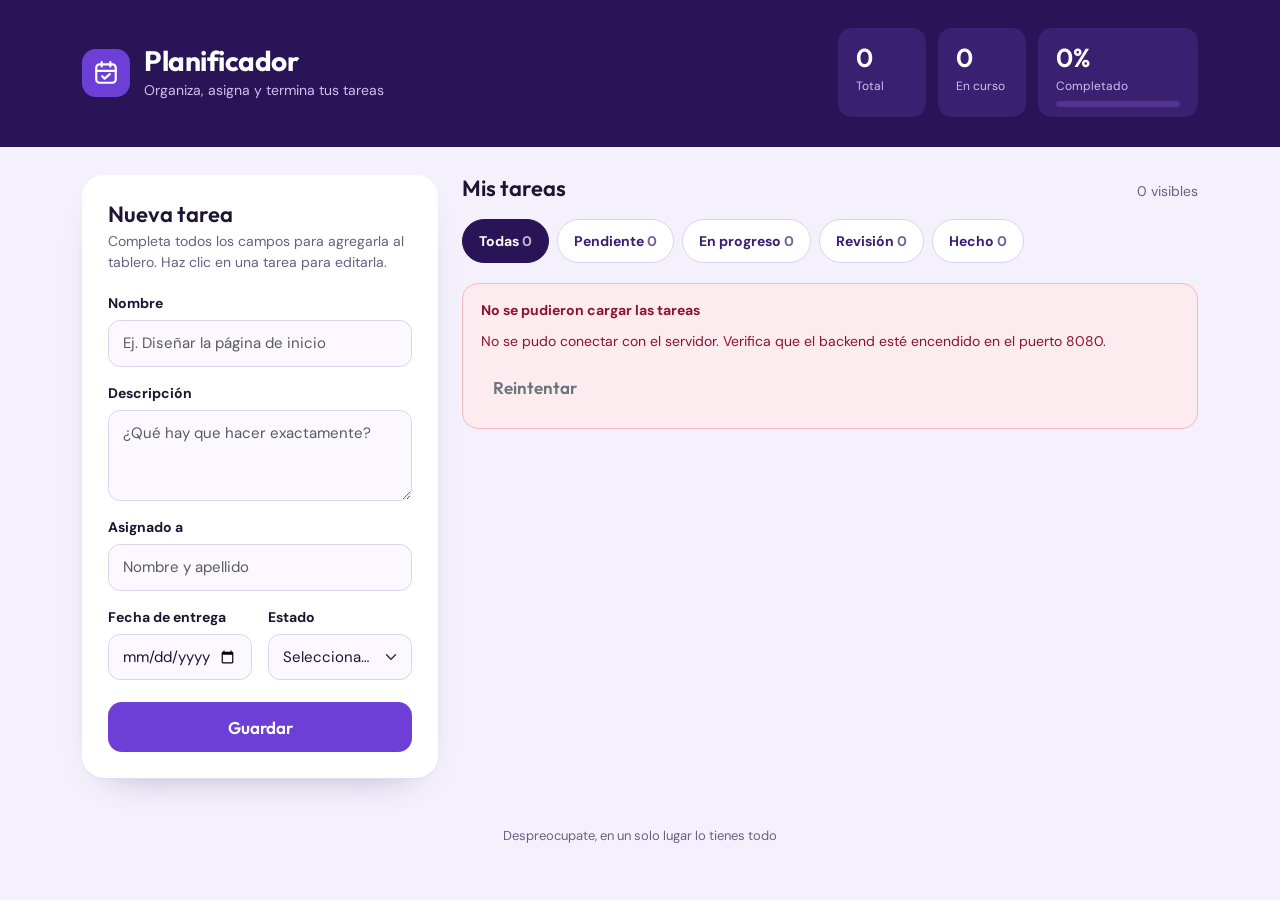
<file: index.html>
<!DOCTYPE html>
<html lang="es">
<head>
  <meta charset="UTF-8">
  <meta name="viewport" content="width=device-width, initial-scale=1.0">
  <title>Planificador de Tareas</title>
  <link rel="preconnect" href="https://fonts.googleapis.com">
  <link rel="preconnect" href="https://fonts.gstatic.com" crossorigin>
  <link rel="stylesheet" href="https://fonts.googleapis.com/css2?family=Outfit:wght@500;600;700&family=DM+Sans:wght@400;500;700&display=swap">
  <link rel="stylesheet" href="https://cdn.jsdelivr.net/npm/bootstrap@5.3.3/dist/css/bootstrap.min.css">
  <link rel="stylesheet" href="css/styles.css">
</head>
<body>

  <header class="app-header">
    <div class="container-xl header-inner">
      <div class="brand">
        <div class="brand-logo" aria-hidden="true">
          <svg width="26" height="26" viewBox="0 0 24 24" fill="none" stroke="currentColor" stroke-width="2" stroke-linecap="round" stroke-linejoin="round"><rect x="3" y="4" width="18" height="17" rx="3"/><path d="M8 2v4M16 2v4M3 10h18"/><path d="M8.5 15l2.2 2.2L15.5 13"/></svg>
        </div>
        <div>
          <h1 class="brand-title">Planificador</h1>
          <p class="brand-subtitle">Organiza, asigna y termina tus tareas</p>
        </div>
      </div>

      <div class="stats" aria-live="polite">
        <div class="stat">
          <div class="stat-value" id="statTotal">0</div>
          <div class="stat-label">Total</div>
        </div>
        <div class="stat">
          <div class="stat-value" id="statActive">0</div>
          <div class="stat-label">En curso</div>
        </div>
        <div class="stat stat-wide">
          <div class="stat-value" id="statPercent">0%</div>
          <div class="stat-label">Completado</div>
          <div class="progress-track"><div class="progress-bar" id="progressBar"></div></div>
        </div>
      </div>
    </div>
  </header>

  <main class="container-xl layout">
    <div class="row g-4 align-items-start">

      <!-- Formulario para crear tareas -->
      <div class="col-12 col-lg-5 col-xl-4">
        <section class="panel form-panel" aria-labelledby="formTitle">
          <h2 class="panel-title" id="formTitle">Nueva tarea</h2>
          <p class="panel-hint">Completa todos los campos para agregarla al tablero. Haz clic en una tarea para editarla.</p>

          <div class="alert alert-danger form-alert" id="formErrors" role="alert" hidden></div>

          <form id="taskForm" novalidate>
            <div class="field">
              <label class="form-label" for="taskName">Nombre</label>
              <input class="form-control input" type="text" id="taskName" name="taskName" placeholder="Ej. Diseñar la página de inicio" required>
              <small class="invalid-feedback field-error" id="taskNameError"></small>
            </div>

            <div class="field">
              <label class="form-label" for="taskDescription">Descripción</label>
              <textarea class="form-control input" id="taskDescription" name="taskDescription" rows="3" placeholder="¿Qué hay que hacer exactamente?" required></textarea>
              <small class="invalid-feedback field-error" id="taskDescriptionError"></small>
            </div>

            <div class="field">
              <label class="form-label" for="taskAssignee">Asignado a</label>
              <input class="form-control input" type="text" id="taskAssignee" name="taskAssignee" placeholder="Nombre y apellido" required>
              <small class="invalid-feedback field-error" id="taskAssigneeError"></small>
            </div>

            <div class="row g-3">
              <div class="col-sm-6 field">
                <label class="form-label" for="taskDueDate">Fecha de entrega</label>
                <input class="form-control input" type="date" id="taskDueDate" name="taskDueDate" required>
                <small class="invalid-feedback field-error" id="taskDueDateError"></small>
              </div>

              <div class="col-sm-6 field">
                <label class="form-label" for="taskStatus">Estado</label>
                <select class="form-select input" id="taskStatus" name="taskStatus" required>
                  <option value="">Selecciona…</option>
                  <option value="PENDIENTE">Pendiente</option>
                  <option value="EN PROGRESO">En progreso</option>
                  <option value="REVISIÓN">Revisión</option>
                  <option value="HECHO">Hecho</option>
                </select>
                <small class="invalid-feedback field-error" id="taskStatusError"></small>
              </div>
            </div>

            <div class="form-buttons">
              <button type="submit" class="btn btn-primary" id="submitButton">Guardar</button>
              <button type="button" class="btn btn-outline-secondary" id="cancelEdit" hidden>Cancelar</button>
            </div>
          </form>
        </section>
      </div>

      <!-- Lista de tareas -->
      <div class="col-12 col-lg-7 col-xl-8">
        <section class="board" aria-labelledby="boardTitle">
          <div class="board-head">
            <h2 class="panel-title" id="boardTitle">Mis tareas</h2>
            <span class="board-count"><span id="visibleCount">0</span> visibles</span>
          </div>

          <div class="filters" id="filters">
            <button type="button" class="chip is-active" data-filter="TODAS" aria-pressed="true">Todas <span class="chip-count" data-count="TODAS">0</span></button>
            <button type="button" class="chip" data-filter="PENDIENTE" aria-pressed="false">Pendiente <span class="chip-count" data-count="PENDIENTE">0</span></button>
            <button type="button" class="chip" data-filter="EN PROGRESO" aria-pressed="false">En progreso <span class="chip-count" data-count="EN PROGRESO">0</span></button>
            <button type="button" class="chip" data-filter="REVISIÓN" aria-pressed="false">Revisión <span class="chip-count" data-count="REVISIÓN">0</span></button>
            <button type="button" class="chip" data-filter="HECHO" aria-pressed="false">Hecho <span class="chip-count" data-count="HECHO">0</span></button>
          </div>

          <!-- Aviso cuando no se puede conectar con el backend -->
          <div class="alert board-error" id="boardError" role="alert" hidden>
            <p class="board-error-title">No se pudieron cargar las tareas</p>
            <p id="boardErrorText"></p>
            <button type="button" class="btn btn-outline-secondary" id="retryButton">Reintentar</button>
          </div>

          <div class="empty-state" id="emptyState">
            <svg width="44" height="44" viewBox="0 0 24 24" fill="none" stroke="currentColor" stroke-width="1.6" stroke-linecap="round" stroke-linejoin="round" aria-hidden="true"><rect x="4" y="3" width="16" height="18" rx="3"/><path d="M8 8h8M8 12h8M8 16h5"/></svg>
            <p class="empty-title">No hay tareas aquí</p>
            <p>Agrega una desde el formulario o cambia el filtro.</p>
          </div>

          <!-- Aquí se agregan las tarjetas de las tareas (una columna de Bootstrap por tarjeta) -->
          <div class="row row-cols-1 row-cols-md-2 row-cols-xxl-3 g-3" id="tasksContainer"></div>
        </section>
      </div>

    </div>
  </main>

  <footer class="app-footer">Despreocupate, en un solo lugar lo tienes todo</footer>

  <!-- Notificaciones (éxito o error) -->
  <div class="toast-stack" id="toastStack" aria-live="polite"></div>

  <script src="js/taskManager.js"></script>
  <script src="js/api.js"></script>
  <script src="js/app.js"></script>
</body>
</html>
</file>
<file: css/styles.css>
/* ---------- Colores y medidas ---------- */
:root {
  --ink: #1E1433;
  --ink-body: #554A6E;
  --ink-soft: #6A5F82;
  --purple-950: #2A1458;
  --purple-900: #3B1E73;
  --purple-850: #3A2070;
  --purple-700: #5528B8;
  --purple-600: #6D3FD6;
  --purple-300: #B79BF5;
  --purple-200: #DCD2F0;
  --purple-100: #E7DEFB;
  --lilac-bg: #F5F1FC;
  --paper: #FBF9FF;
  --line: #E4DCF5;
  --line-soft: #EFE9FA;
  --danger: #A1122E;
  --danger-line: #D33C5C;
  --danger-bg: #FDECEF;

  --radius: 22px;
  --font-display: 'Outfit', system-ui, sans-serif;
  --font-body: 'DM Sans', system-ui, sans-serif;
}

* { box-sizing: border-box; }

body {
  margin: 0;
  min-height: 100vh;
  background: var(--lilac-bg);
  color: var(--ink);
  font-family: var(--font-body);
}

[hidden] { display: none !important; }

.sr-only {
  position: absolute;
  width: 1px;
  height: 1px;
  overflow: hidden;
  clip: rect(0 0 0 0);
  white-space: nowrap;
}

/* ---------- Encabezado ---------- */
.app-header {
  padding: 28px 12px 30px;
  background: var(--purple-950);
  color: #FFFFFF;
}

.header-inner {
  display: flex;
  flex-wrap: wrap;
  align-items: center;
  justify-content: space-between;
  gap: 24px;
}

.brand { display: flex; align-items: center; gap: 14px; }

.brand-logo {
  width: 48px;
  height: 48px;
  border-radius: 14px;
  background: var(--purple-600);
  display: flex;
  align-items: center;
  justify-content: center;
}

.brand-title {
  margin: 0;
  font-family: var(--font-display);
  font-size: 28px;
  font-weight: 700;
  letter-spacing: -0.5px;
}

.brand-subtitle { margin: 2px 0 0; font-size: 14px; color: #CFC0F2; }

.stats { display: flex; flex-wrap: wrap; gap: 12px; }

.stat {
  min-width: 88px;
  padding: 10px 18px;
  border-radius: 14px;
  background: var(--purple-850);
}

.stat-wide { min-width: 160px; }

.stat-value { font-family: var(--font-display); font-size: 26px; font-weight: 600; }
.stat-label { font-size: 12px; color: #CFC0F2; }

.progress-track {
  height: 6px;
  margin-top: 6px;
  border-radius: 6px;
  background: #52338F;
  overflow: hidden;
}

.progress-bar {
  width: 0;
  height: 100%;
  border-radius: 6px;
  background: var(--purple-300);
  transition: width 0.3s;
}

/* ---------- Distribución (columnas con la grilla de Bootstrap) ---------- */
.layout { padding-top: 28px; padding-bottom: 48px; }

.panel {
  background: #FFFFFF;
  border-radius: var(--radius);
  box-shadow: 0 1px 0 var(--line), 0 18px 40px -28px rgba(42, 20, 88, 0.45);
}

.form-panel { padding: 26px; }

.panel-title {
  margin: 0 0 4px;
  font-family: var(--font-display);
  font-size: 22px;
  font-weight: 600;
}

.panel-hint { margin: 0 0 20px; font-size: 14px; color: var(--ink-soft); }

/* ---------- Formulario ---------- */
#taskForm { display: flex; flex-direction: column; gap: 16px; }

.field { display: flex; flex-direction: column; gap: 6px; min-width: 0; }

.field label { margin: 0; font-size: 14px; font-weight: 700; }

.input {
  width: 100%;
  min-height: 46px;
  padding: 11px 14px;
  border: 1.5px solid var(--purple-200);
  border-radius: 12px;
  background-color: var(--paper);
  color: var(--ink);
  font: inherit;
  font-size: 15px;
  resize: vertical;
}

.form-select.input { padding-right: 40px; }

.input:focus {
  outline: none;
  border-color: var(--purple-600);
  box-shadow: 0 0 0 4px #E2D6FB;
}

.input.is-invalid {
  border-color: var(--danger-line);
  background-color: #FFF7F8;
}

.field-error { margin-top: 0; color: var(--danger); font-size: 13px; }
.field-error:empty { display: none; }

.form-alert {
  margin-bottom: 18px;
  padding: 12px 14px;
  border: 1px solid #F3B8C2;
  border-radius: 12px;
  background: var(--danger-bg);
  color: #8E1230;
  font-size: 14px;
}

/* ---------- Aviso de conexión con el backend ---------- */
.board-error {
  margin-bottom: 18px;
  padding: 16px 18px;
  border: 1px solid #F3B8C2;
  border-radius: 16px;
  background: var(--danger-bg);
  color: #8E1230;
  font-size: 14px;
}

.board-error p { margin-bottom: 10px; }
.board-error-title { font-weight: 700; }

/* ---------- Notificaciones (toast) ---------- */
.toast-stack {
  position: fixed;
  right: 16px;
  bottom: 16px;
  z-index: 1080;
  display: flex;
  flex-direction: column;
  gap: 10px;
  max-width: min(360px, calc(100vw - 32px));
}

.app-toast {
  padding: 12px 16px;
  border-radius: 12px;
  color: #fff;
  font-size: 14px;
  box-shadow: 0 8px 24px rgba(30, 20, 51, 0.2);
  animation: toast-in 0.25s ease-out;
  transition: opacity 0.3s, transform 0.3s;
}

.app-toast-success { background: var(--purple-700); }
.app-toast-error { background: var(--danger); }
.app-toast.is-leaving { opacity: 0; transform: translateY(8px); }

@keyframes toast-in {
  from { opacity: 0; transform: translateY(8px); }
  to { opacity: 1; transform: translateY(0); }
}

/* ---------- Botones ---------- */
.btn {
  display: flex;
  align-items: center;
  justify-content: center;
  gap: 8px;
  min-height: 50px;
  border: none;
  border-radius: 14px;
  font-family: var(--font-display);
  font-size: 17px;
  font-weight: 600;
  cursor: pointer;
}

/* Colores del botón primario de Bootstrap con la paleta morada */
.btn-primary {
  margin-top: 6px;
  --bs-btn-color: #FFFFFF;
  --bs-btn-bg: var(--purple-600);
  --bs-btn-hover-color: #FFFFFF;
  --bs-btn-hover-bg: var(--purple-700);
  --bs-btn-active-color: #FFFFFF;
  --bs-btn-active-bg: var(--purple-900);
  --bs-btn-focus-shadow-rgb: 109, 63, 214;
}

/* ---------- Tablero ---------- */
.board { min-width: 0; }

.board-head {
  display: flex;
  flex-wrap: wrap;
  align-items: baseline;
  justify-content: space-between;
  gap: 12px;
  margin-bottom: 14px;
}

.board-count { font-size: 14px; color: var(--ink-soft); }

.filters { display: flex; flex-wrap: wrap; gap: 8px; margin-bottom: 20px; }

.chip {
  min-height: 44px;
  padding: 0 16px;
  border: 1.5px solid var(--purple-200);
  border-radius: 999px;
  background: #FFFFFF;
  color: var(--purple-900);
  font: inherit;
  font-size: 14px;
  font-weight: 700;
  cursor: pointer;
}

.chip:hover { border-color: var(--purple-600); }

.chip.is-active {
  border-color: var(--purple-950);
  background: var(--purple-950);
  color: #FFFFFF;
}

.chip-count { opacity: 0.7; }

.empty-state {
  padding: 56px 24px;
  border: 2px dashed #D6C9F3;
  border-radius: var(--radius);
  background: var(--paper);
  color: var(--ink-soft);
  text-align: center;
}

.empty-state svg { color: #9B7BE6; }
.empty-state p { margin: 4px 0 0; font-size: 14px; }
.empty-state .empty-title { margin-top: 10px; font-family: var(--font-display); font-size: 18px; color: var(--purple-900); }

/* ---------- Tarjeta de tarea ---------- */
.task-card {
  height: 100%;
  display: flex;
  flex-direction: column;
  gap: 12px;
  padding: 20px;
  border: none;
  border-radius: 20px;
  color: var(--ink);
  background: #FFFFFF;
  box-shadow: 0 1px 0 var(--line), 0 10px 24px -18px rgba(42, 20, 88, 0.4);
  transition: transform 0.15s, box-shadow 0.15s;
  animation: card-in 0.25s ease-out;
}

.task-card:hover {
  transform: translateY(-2px);
  box-shadow: 0 14px 30px -14px rgba(59, 30, 115, 0.35);
}

@keyframes card-in {
  from { opacity: 0; transform: translateY(8px); }
}

.card-top { display: flex; align-items: center; justify-content: space-between; gap: 8px; }

.badge {
  display: inline-flex;
  align-items: center;
  gap: 6px;
  padding: 5px 11px;
  border-radius: 999px;
  background: var(--badge-bg);
  color: var(--badge-ink);
  font-size: 12px;
  font-weight: 700;
}

.badge-dot { width: 7px; height: 7px; border-radius: 50%; background: var(--badge-dot); }

.card-id { font-size: 12px; font-weight: 700; color: #8B80A3; }

.task-card .card-title {
  margin: 0;
  font-family: var(--font-display);
  font-size: 19px;
  font-weight: 600;
  line-height: 1.25;
  overflow-wrap: anywhere;
}

.task-card .card-description {
  margin: 0;
  font-size: 14px;
  line-height: 1.5;
  color: var(--ink-body);
  overflow-wrap: anywhere;
}

.card-meta {
  display: flex;
  flex-wrap: wrap;
  align-items: center;
  justify-content: space-between;
  gap: 10px;
  padding-top: 12px;
  border-top: 1px solid var(--line-soft);
}

.card-person { display: flex; align-items: center; gap: 8px; min-width: 0; }

.avatar {
  width: 32px;
  height: 32px;
  flex: none;
  display: flex;
  align-items: center;
  justify-content: center;
  border-radius: 50%;
  background: var(--purple-100);
  color: #4B22B0;
  font-size: 12px;
  font-weight: 700;
}

.person-name {
  font-size: 14px;
  font-weight: 500;
  overflow: hidden;
  text-overflow: ellipsis;
  white-space: nowrap;
}

.card-date { display: flex; align-items: center; gap: 6px; font-size: 13px; color: #3A2F52; }
.card-date svg { color: var(--ink-soft); }

.due { padding: 2px 8px; border-radius: 999px; font-size: 12px; font-weight: 700; }
.due-done { background: #DDF3E8; color: #145C39; }
.due-late { background: #FDE7EA; color: #9A1430; }
.due-today { background: #FDEBD3; color: #7A4100; }
.due-soon { background: #EEEAF5; color: #463C5C; }

.card-actions { display: flex; gap: 8px; }

.card-select-wrap { flex: 1; min-width: 0; }

.card-select {
  width: 100%;
  min-height: 44px;
  padding: 0 34px 0 10px;
  border: 1px solid var(--purple-200);
  border-radius: 12px;
  background-color: var(--paper);
  color: var(--ink);
  font: inherit;
  font-size: 14px;
  cursor: pointer;
}

.card-select:focus {
  border-color: var(--purple-600);
  box-shadow: 0 0 0 4px #E2D6FB;
}

.btn-delete {
  display: flex;
  align-items: center;
  gap: 6px;
  min-height: 44px;
  padding: 0 14px;
  border: 1px solid var(--line);
  border-radius: 12px;
  background: #FFFFFF;
  color: var(--ink-soft);
  font: inherit;
  font-size: 14px;
  font-weight: 700;
  cursor: pointer;
}

.btn-delete:hover {
  border-color: #F3B8C2;
  background: #FDE7EA;
  color: var(--danger);
}

/* Botones del formulario: Guardar / Actualizar y Cancelar */
.form-buttons { display: flex; gap: 10px; margin-top: 6px; }
.form-buttons .btn { flex: 1; margin-top: 0; }
.form-buttons .btn[hidden] { display: none; }
.form-buttons .btn-outline-secondary { border: 1px solid var(--line); }

/* Las tarjetas se pueden pulsar para editarlas */
.task-card { cursor: pointer; }
.task-col.is-editing .task-card {
  outline: 3px solid var(--purple-600);
  outline-offset: 2px;
}

/* Los íconos no reciben el clic: así event.target siempre es el botón */
.task-card button svg { pointer-events: none; }

/* Tarea 7: botón para marcar la tarea como completada */
.done-button {
  width: 100%;
  min-height: 44px;
  margin-bottom: 8px;
  border-radius: 12px;
  font-size: 14px;
  font-weight: 700;
}

.done-button:disabled {
  background: #DDF3E8;
  border-color: #DDF3E8;
  color: #145C39;
  opacity: 1;
}

/* Colores de la etiqueta según el estado */
.status-todo     { --badge-bg: #EEEAF5; --badge-ink: #463C5C; --badge-dot: #8B80A3; }
.status-progress { --badge-bg: #E7DEFB; --badge-ink: #4B22B0; --badge-dot: #6D3FD6; }
.status-review   { --badge-bg: #FDEBD3; --badge-ink: #7A4100; --badge-dot: #D9822B; }
.status-done     { --badge-bg: #DDF3E8; --badge-ink: #145C39; --badge-dot: #1F8A5B; }

/* ---------- Pie de página ---------- */
.app-footer {
  padding: 0 24px 32px;
  text-align: center;
  font-size: 13px;
  color: var(--ink-soft);
}

/* ---------- Móvil ---------- */
@media (max-width: 720px) {
  .app-header { padding: 20px 4px; }
  .layout { padding-top: 20px; padding-bottom: 40px; }
}
</file>
